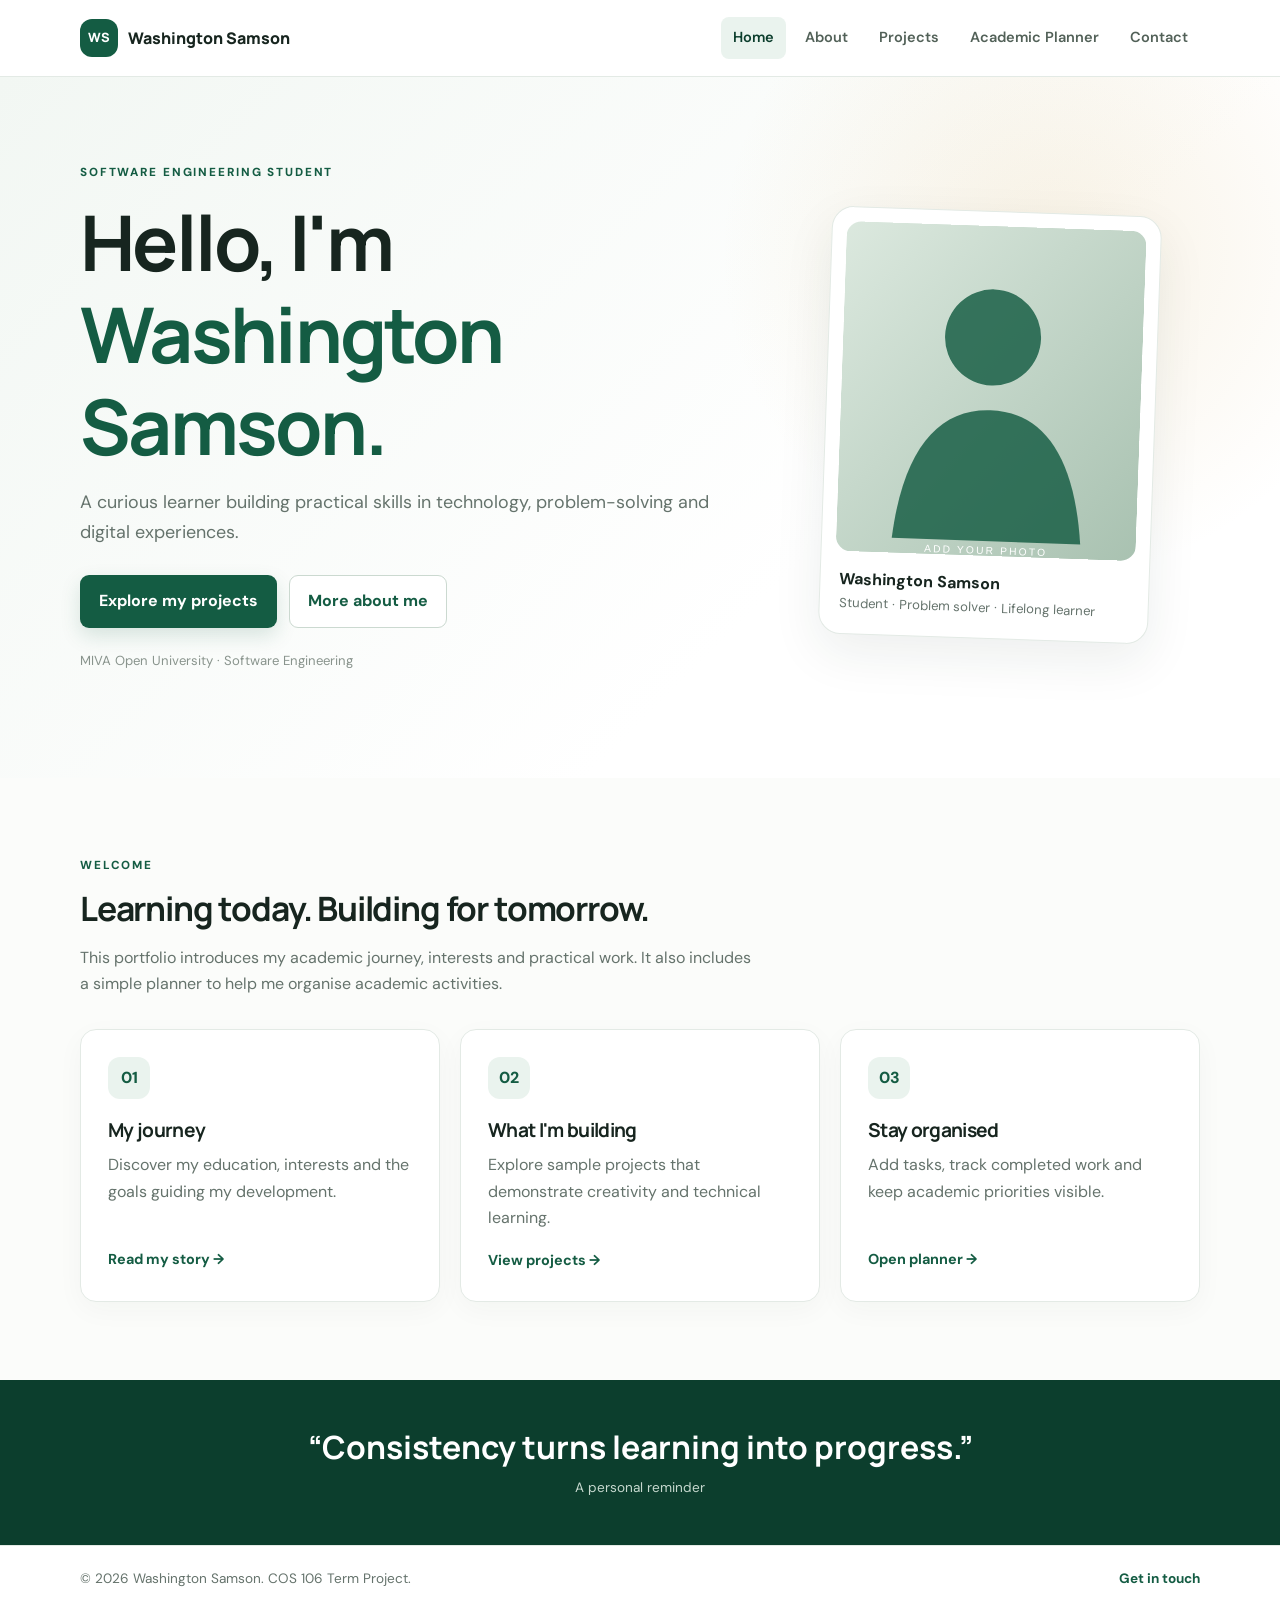
<file: index.html>
<!DOCTYPE html>
<html lang="en">
<head>
  <meta charset="UTF-8">
  <meta name="viewport" content="width=device-width, initial-scale=1.0">
  <meta name="description" content="Washington Samson's student portfolio and academic planner.">
  <title>Washington Samson | Student Portfolio</title>
  <link rel="stylesheet" href="css/style.css">
  <script src="js/main.js" defer></script>
</head>
<body>
  <a class="skip-link" href="#main-content">Skip to content</a>
  <header class="site-header">
    <div class="container nav-wrap">
      <a class="brand" href="index.html"><span class="brand-mark">WS</span><span>Washington Samson</span></a>
      <button class="menu-toggle" aria-label="Open navigation" aria-expanded="false">☰</button>
      <nav class="main-nav" aria-label="Main navigation">
        <a class="active" href="index.html">Home</a>
        <a href="about.html">About</a>
        <a href="projects.html">Projects</a>
        <a href="planner.html">Academic Planner</a>
        <a href="contact.html">Contact</a>
      </nav>
    </div>
  </header>

  <main id="main-content">
    <section class="hero">
      <div class="container hero-grid">
        <div class="hero-copy">
          <p class="eyebrow">SOFTWARE ENGINEERING STUDENT</p>
          <h1>Hello, I'm <span>Washington Samson.</span></h1>
          <p class="lead">A curious learner building practical skills in technology, problem-solving and digital experiences.</p>
          <div class="button-row">
            <a class="button button-primary" href="projects.html">Explore my projects</a>
            <a class="button button-outline" href="about.html">More about me</a>
          </div>
          <p class="small-note">MIVA Open University · Software Engineering</p>
        </div>
        <div class="profile-card">
          <img class="profile-photo" src="assets/profile-placeholder.svg" alt="Illustrated profile placeholder for Washington Samson">
          <div class="profile-caption">
            <strong>Washington Samson</strong>
            <span>Student · Problem solver · Lifelong learner</span>
          </div>
        </div>
      </div>
    </section>

    <section class="section container">
      <div class="section-heading">
        <p class="eyebrow">WELCOME</p>
        <h2>Learning today. Building for tomorrow.</h2>
        <p>This portfolio introduces my academic journey, interests and practical work. It also includes a simple planner to help me organise academic activities.</p>
      </div>
      <div class="feature-grid">
        <article class="feature-card">
          <span class="feature-icon">01</span>
          <h3>My journey</h3>
          <p>Discover my education, interests and the goals guiding my development.</p>
          <a href="about.html">Read my story →</a>
        </article>
        <article class="feature-card">
          <span class="feature-icon">02</span>
          <h3>What I'm building</h3>
          <p>Explore sample projects that demonstrate creativity and technical learning.</p>
          <a href="projects.html">View projects →</a>
        </article>
        <article class="feature-card">
          <span class="feature-icon">03</span>
          <h3>Stay organised</h3>
          <p>Add tasks, track completed work and keep academic priorities visible.</p>
          <a href="planner.html">Open planner →</a>
        </article>
      </div>
    </section>

    <section class="quote-band">
      <div class="container">
        <p>“Consistency turns learning into progress.”</p>
        <span>A personal reminder</span>
      </div>
    </section>
  </main>

  <footer class="site-footer">
    <div class="container footer-wrap">
      <p>© <span class="current-year"></span> Washington Samson. COS 106 Term Project.</p>
      <a href="contact.html">Get in touch</a>
    </div>
  </footer>
</body>
</html>
</file>
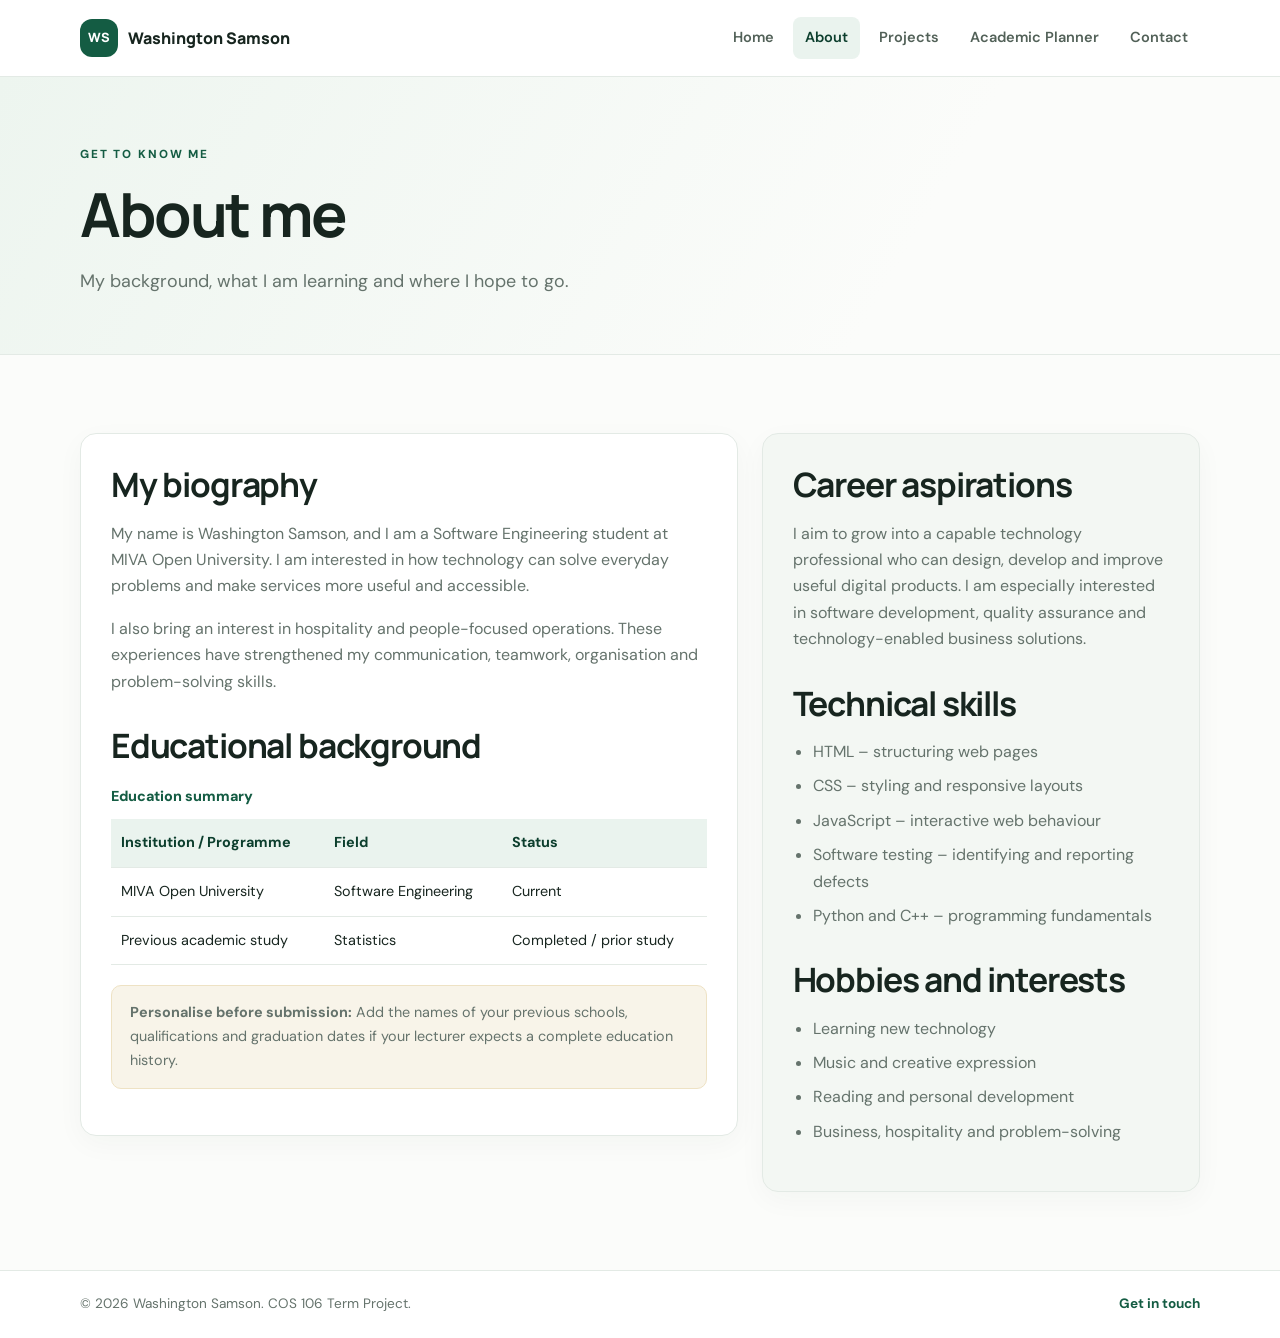
<file: about.html>
<!DOCTYPE html>
<html lang="en">
<head>
  <meta charset="UTF-8">
  <meta name="viewport" content="width=device-width, initial-scale=1.0">
  <meta name="description" content="Learn about Washington Samson's education, skills and career aspirations.">
  <title>About Me | Washington Samson</title>
  <link rel="stylesheet" href="css/style.css">
  <script src="js/main.js" defer></script>
</head>
<body>
  <a class="skip-link" href="#main-content">Skip to content</a>
  <header class="site-header">
    <div class="container nav-wrap">
      <a class="brand" href="index.html"><span class="brand-mark">WS</span><span>Washington Samson</span></a>
      <button class="menu-toggle" aria-label="Open navigation" aria-expanded="false">☰</button>
      <nav class="main-nav" aria-label="Main navigation">
        <a href="index.html">Home</a><a class="active" href="about.html">About</a><a href="projects.html">Projects</a><a href="planner.html">Academic Planner</a><a href="contact.html">Contact</a>
      </nav>
    </div>
  </header>

  <main id="main-content">
    <section class="page-hero">
      <div class="container">
        <p class="eyebrow">GET TO KNOW ME</p>
        <h1>About me</h1>
        <p class="lead">My background, what I am learning and where I hope to go.</p>
      </div>
    </section>

    <section class="section container content-grid">
      <article class="content-panel">
        <h2>My biography</h2>
        <p>My name is Washington Samson, and I am a Software Engineering student at MIVA Open University. I am interested in how technology can solve everyday problems and make services more useful and accessible.</p>
        <p>I also bring an interest in hospitality and people-focused operations. These experiences have strengthened my communication, teamwork, organisation and problem-solving skills.</p>
        <h2>Educational background</h2>
        <div class="table-wrap">
          <table class="education-table">
            <caption>Education summary</caption>
            <thead><tr><th scope="col">Institution / Programme</th><th scope="col">Field</th><th scope="col">Status</th></tr></thead>
            <tbody>
              <tr><td>MIVA Open University</td><td>Software Engineering</td><td>Current</td></tr>
              <tr><td>Previous academic study</td><td>Statistics</td><td>Completed / prior study</td></tr>
            </tbody>
          </table>
        </div>
        <p class="notice"><strong>Personalise before submission:</strong> Add the names of your previous schools, qualifications and graduation dates if your lecturer expects a complete education history.</p>
      </article>

      <aside class="content-panel accent-panel">
        <h2>Career aspirations</h2>
        <p>I aim to grow into a capable technology professional who can design, develop and improve useful digital products. I am especially interested in software development, quality assurance and technology-enabled business solutions.</p>
        <h2>Technical skills</h2>
        <ul class="skill-list">
          <li>HTML – structuring web pages</li>
          <li>CSS – styling and responsive layouts</li>
          <li>JavaScript – interactive web behaviour</li>
          <li>Software testing – identifying and reporting defects</li>
          <li>Python and C++ – programming fundamentals</li>
        </ul>
        <h2>Hobbies and interests</h2>
        <ul class="interest-list">
          <li>Learning new technology</li>
          <li>Music and creative expression</li>
          <li>Reading and personal development</li>
          <li>Business, hospitality and problem-solving</li>
        </ul>
      </aside>
    </section>
  </main>

  <footer class="site-footer"><div class="container footer-wrap"><p>© <span class="current-year"></span> Washington Samson. COS 106 Term Project.</p><a href="contact.html">Get in touch</a></div></footer>
</body>
</html>
</file>
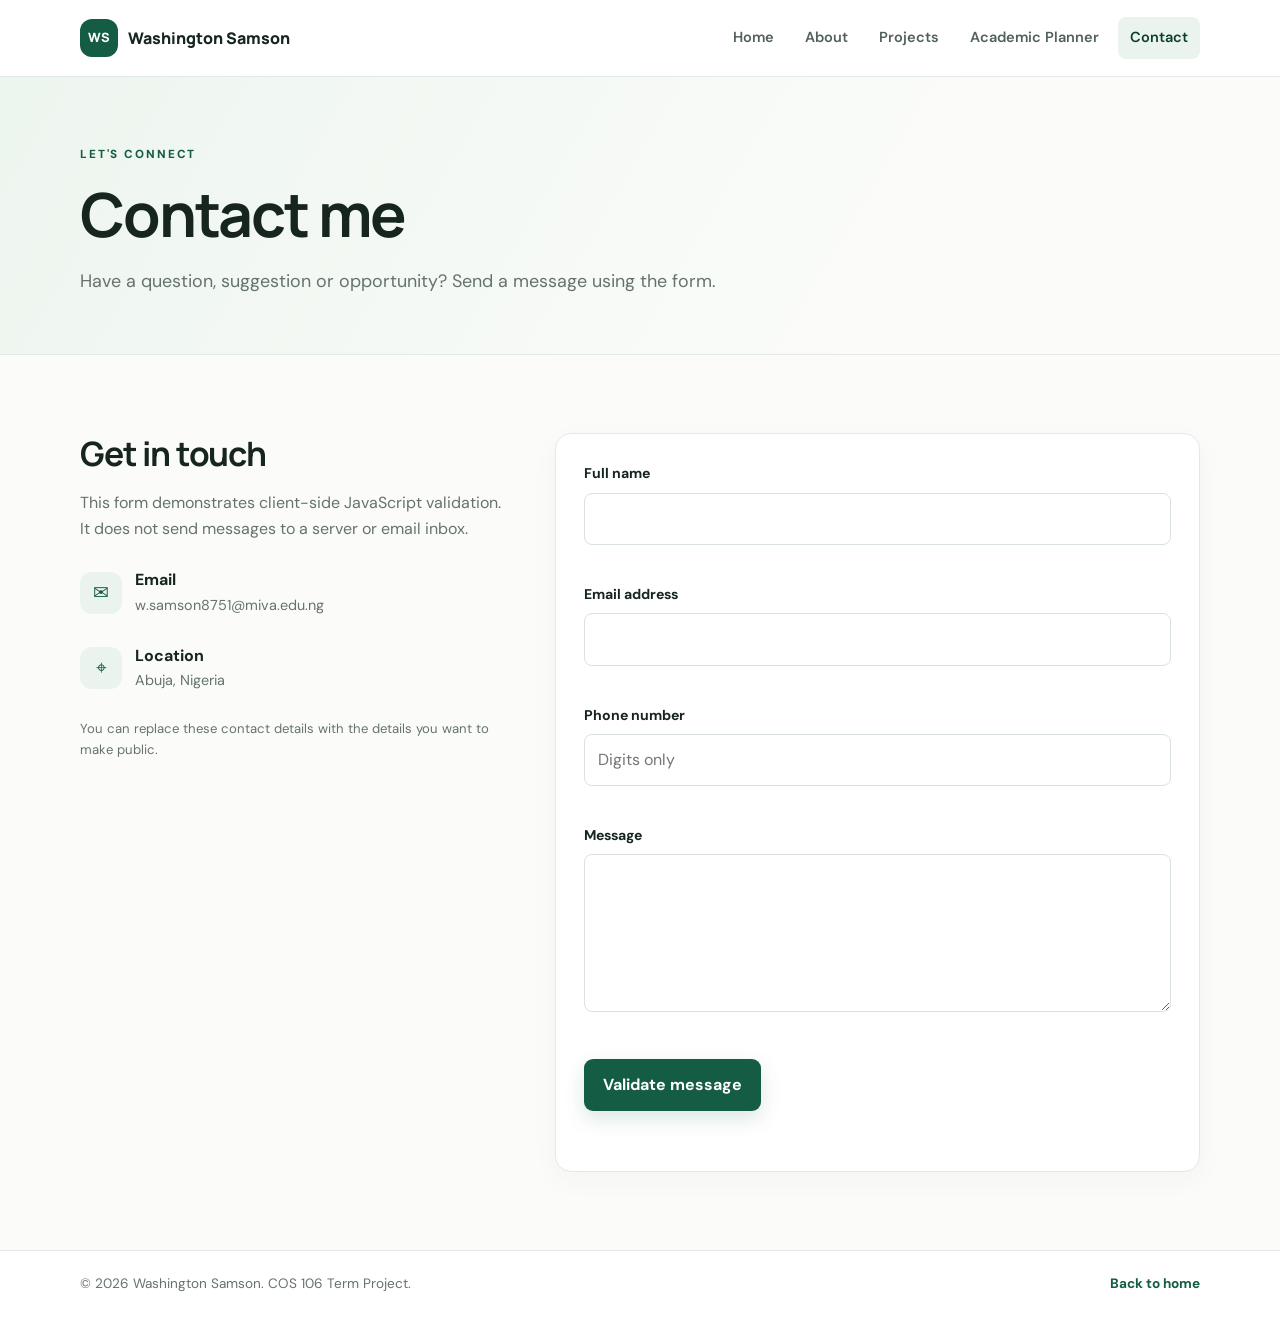
<file: contact.html>
<!DOCTYPE html>
<html lang="en">
<head>
  <meta charset="UTF-8">
  <meta name="viewport" content="width=device-width, initial-scale=1.0">
  <meta name="description" content="Contact Washington Samson.">
  <title>Contact | Washington Samson</title>
  <link rel="stylesheet" href="css/style.css">
  <script src="js/main.js" defer></script>
  <script src="js/contact.js" defer></script>
</head>
<body>
  <a class="skip-link" href="#main-content">Skip to content</a>
  <header class="site-header">
    <div class="container nav-wrap">
      <a class="brand" href="index.html"><span class="brand-mark">WS</span><span>Washington Samson</span></a>
      <button class="menu-toggle" aria-label="Open navigation" aria-expanded="false">☰</button>
      <nav class="main-nav" aria-label="Main navigation">
        <a href="index.html">Home</a><a href="about.html">About</a><a href="projects.html">Projects</a><a href="planner.html">Academic Planner</a><a class="active" href="contact.html">Contact</a>
      </nav>
    </div>
  </header>

  <main id="main-content">
    <section class="page-hero">
      <div class="container"><p class="eyebrow">LET'S CONNECT</p><h1>Contact me</h1><p class="lead">Have a question, suggestion or opportunity? Send a message using the form.</p></div>
    </section>

    <section class="section container contact-layout">
      <div class="contact-copy">
        <h2>Get in touch</h2>
        <p>This form demonstrates client-side JavaScript validation. It does not send messages to a server or email inbox.</p>
        <div class="contact-detail"><span class="detail-icon">✉</span><div><strong>Email</strong><p>w.samson8751@miva.edu.ng</p></div></div>
        <div class="contact-detail"><span class="detail-icon">⌖</span><div><strong>Location</strong><p>Abuja, Nigeria</p></div></div>
        <p class="small-note">You can replace these contact details with the details you want to make public.</p>
      </div>

      <form id="contact-form" class="contact-form" novalidate>
        <div class="form-field"><label for="full-name">Full name</label><input id="full-name" name="name" type="text" autocomplete="name" required><small class="field-error" id="name-error"></small></div>
        <div class="form-field"><label for="email">Email address</label><input id="email" name="email" type="email" autocomplete="email" required><small class="field-error" id="email-error"></small></div>
        <div class="form-field"><label for="phone">Phone number</label><input id="phone" name="phone" type="tel" inputmode="numeric" autocomplete="tel" placeholder="Digits only" required><small class="field-error" id="phone-error"></small></div>
        <div class="form-field"><label for="message">Message</label><textarea id="message" name="message" rows="5" required></textarea><small class="field-error" id="message-error"></small></div>
        <button class="button button-primary" type="submit">Validate message</button>
        <p id="contact-feedback" class="form-feedback" role="status" aria-live="polite"></p>
      </form>
    </section>
  </main>

  <footer class="site-footer"><div class="container footer-wrap"><p>© <span class="current-year"></span> Washington Samson. COS 106 Term Project.</p><a href="index.html">Back to home</a></div></footer>
</body>
</html>
</file>
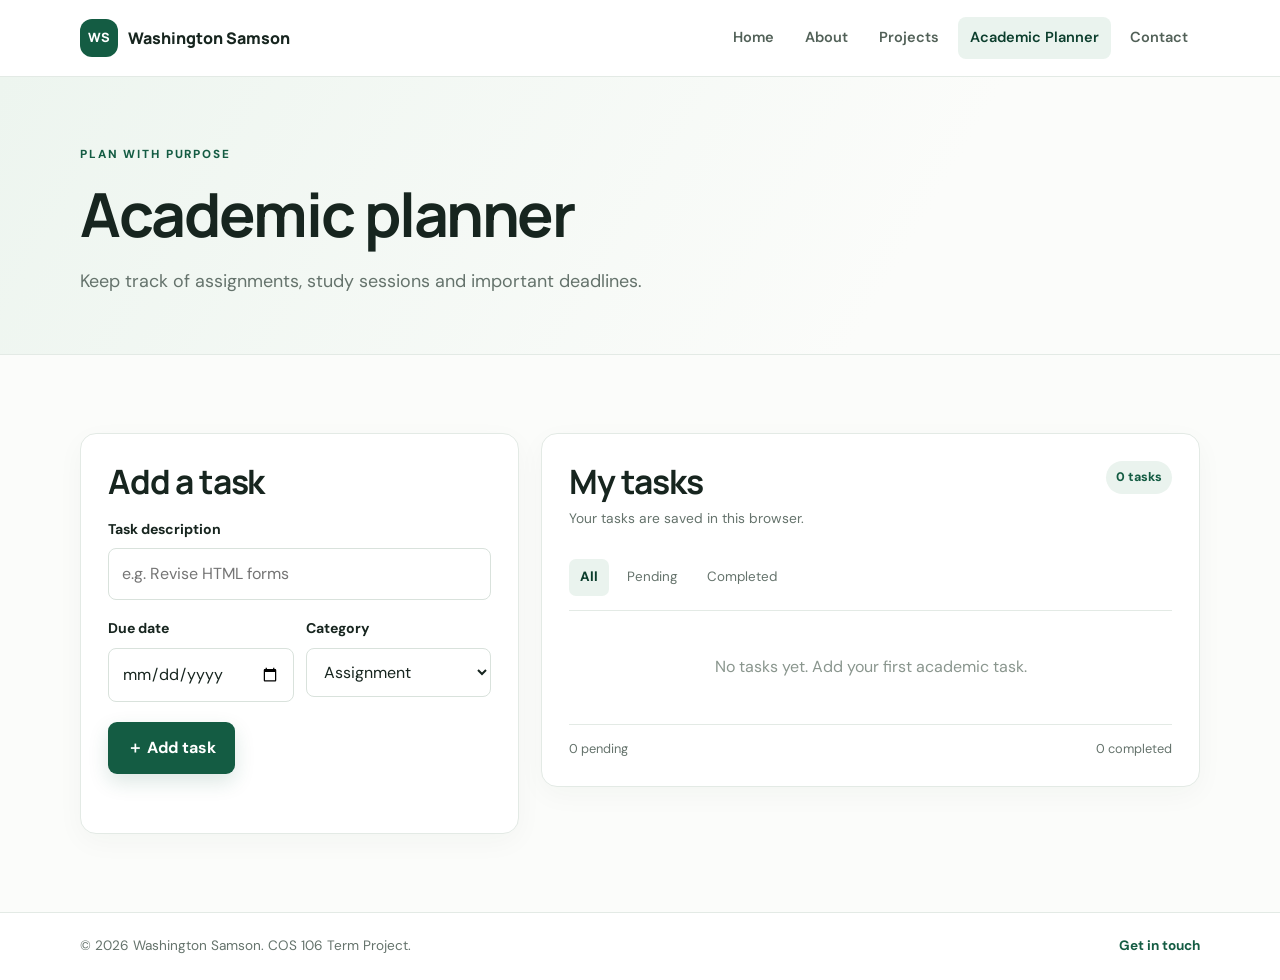
<file: planner.html>
<!DOCTYPE html>
<html lang="en">
<head>
  <meta charset="UTF-8">
  <meta name="viewport" content="width=device-width, initial-scale=1.0">
  <meta name="description" content="An interactive academic task planner.">
  <title>Academic Planner | Washington Samson</title>
  <link rel="stylesheet" href="css/style.css">
  <script src="js/main.js" defer></script>
  <script src="js/planner.js" defer></script>
</head>
<body>
  <a class="skip-link" href="#main-content">Skip to content</a>
  <header class="site-header">
    <div class="container nav-wrap">
      <a class="brand" href="index.html"><span class="brand-mark">WS</span><span>Washington Samson</span></a>
      <button class="menu-toggle" aria-label="Open navigation" aria-expanded="false">☰</button>
      <nav class="main-nav" aria-label="Main navigation">
        <a href="index.html">Home</a><a href="about.html">About</a><a href="projects.html">Projects</a><a class="active" href="planner.html">Academic Planner</a><a href="contact.html">Contact</a>
      </nav>
    </div>
  </header>

  <main id="main-content">
    <section class="page-hero">
      <div class="container"><p class="eyebrow">PLAN WITH PURPOSE</p><h1>Academic planner</h1><p class="lead">Keep track of assignments, study sessions and important deadlines.</p></div>
    </section>

    <section class="section container planner-layout">
      <div class="planner-panel">
        <h2>Add a task</h2>
        <form id="task-form" class="task-form">
          <label for="task-input">Task description</label>
          <input id="task-input" name="task" type="text" maxlength="120" placeholder="e.g. Revise HTML forms" required>
          <div class="form-row">
            <div><label for="task-date">Due date</label><input id="task-date" name="date" type="date"></div>
            <div><label for="task-category">Category</label>
              <select id="task-category" name="category">
                <option>Assignment</option><option>Study</option><option>Exam</option><option>Personal</option>
              </select>
            </div>
          </div>
          <button class="button button-primary" type="submit">＋ Add task</button>
          <p id="task-feedback" class="form-feedback" role="status" aria-live="polite"></p>
        </form>
      </div>

      <div class="planner-panel">
        <div class="planner-heading"><div><h2>My tasks</h2><p class="muted">Your tasks are saved in this browser.</p></div><span class="task-count" id="task-count">0 tasks</span></div>
        <div class="task-filters" aria-label="Filter tasks">
          <button class="filter-button active" data-filter="all" type="button">All</button>
          <button class="filter-button" data-filter="active" type="button">Pending</button>
          <button class="filter-button" data-filter="completed" type="button">Completed</button>
        </div>
        <ul id="task-list" class="task-list" aria-live="polite"></ul>
        <p id="empty-state" class="empty-state">No tasks yet. Add your first academic task.</p>
        <div class="planner-summary"><span id="remaining-count">0 pending</span><span id="completed-count">0 completed</span></div>
      </div>
    </section>
  </main>

  <footer class="site-footer"><div class="container footer-wrap"><p>© <span class="current-year"></span> Washington Samson. COS 106 Term Project.</p><a href="contact.html">Get in touch</a></div></footer>
</body>
</html>
</file>
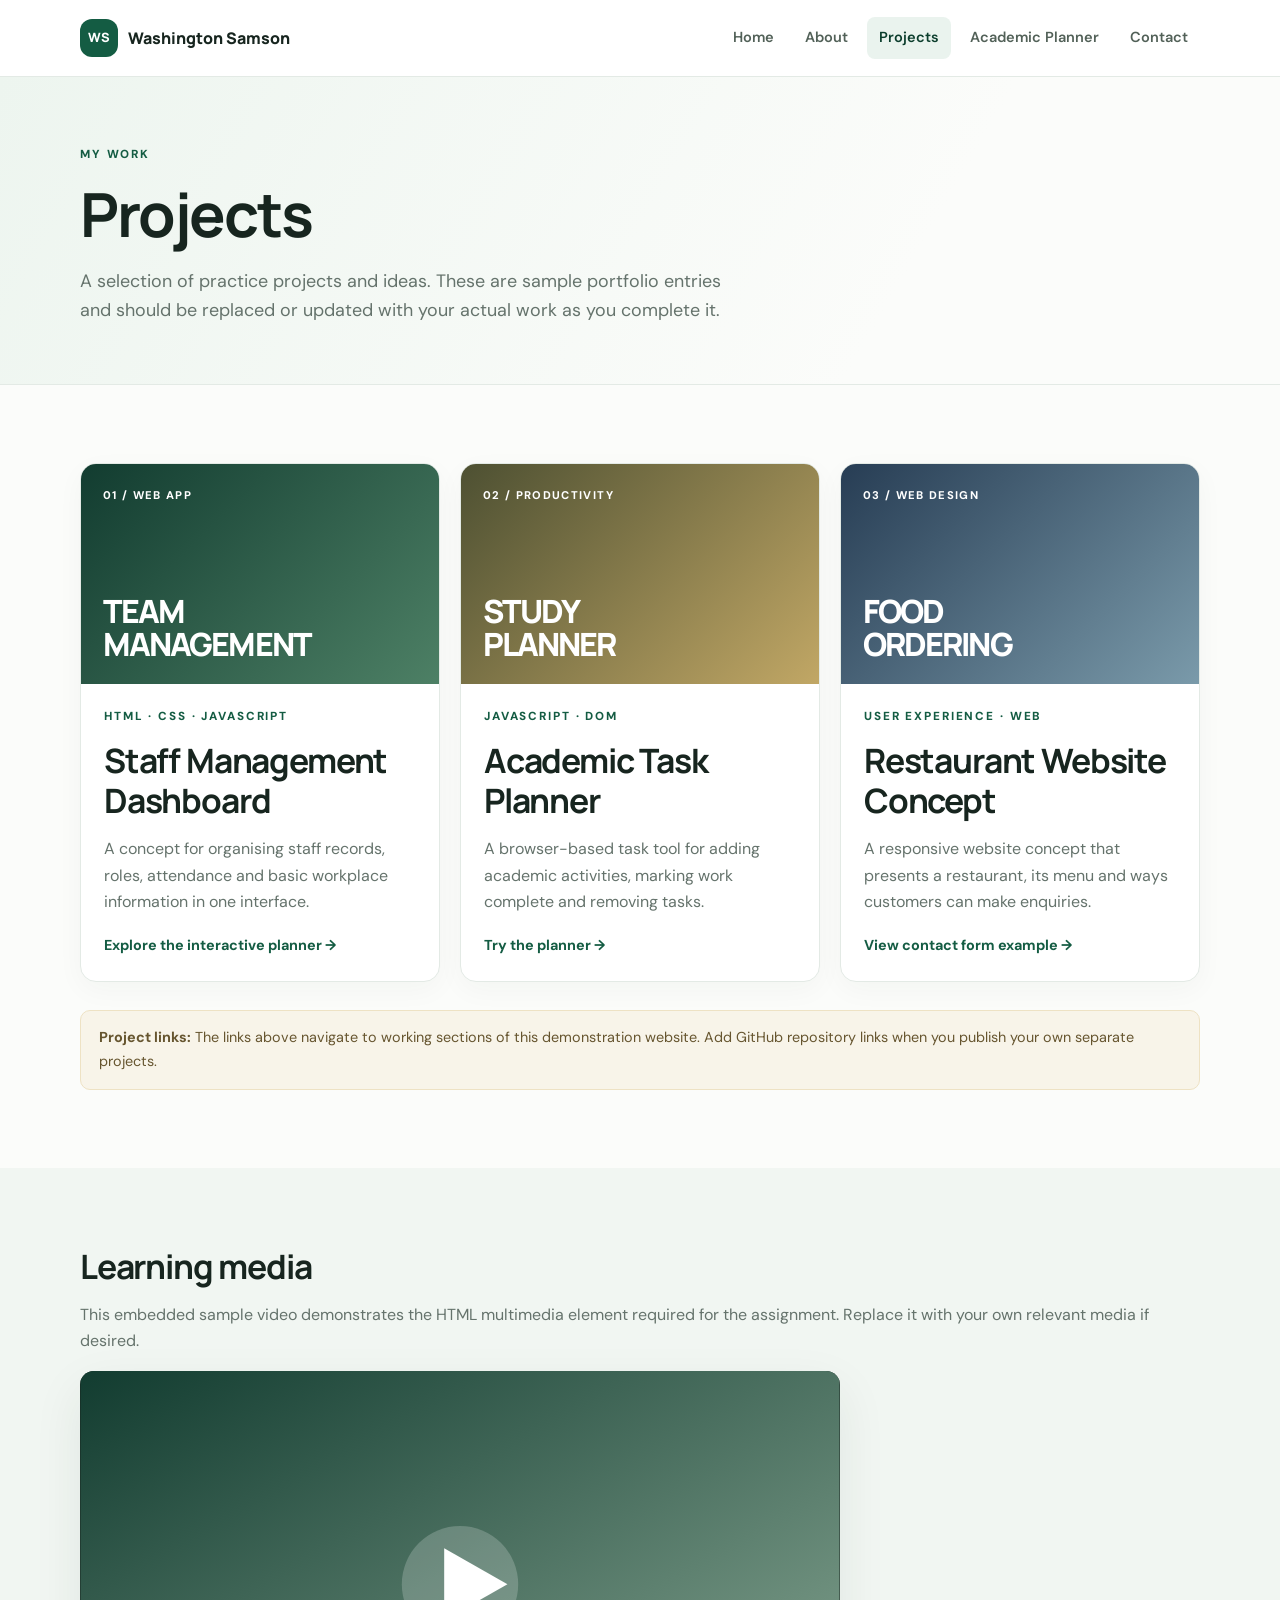
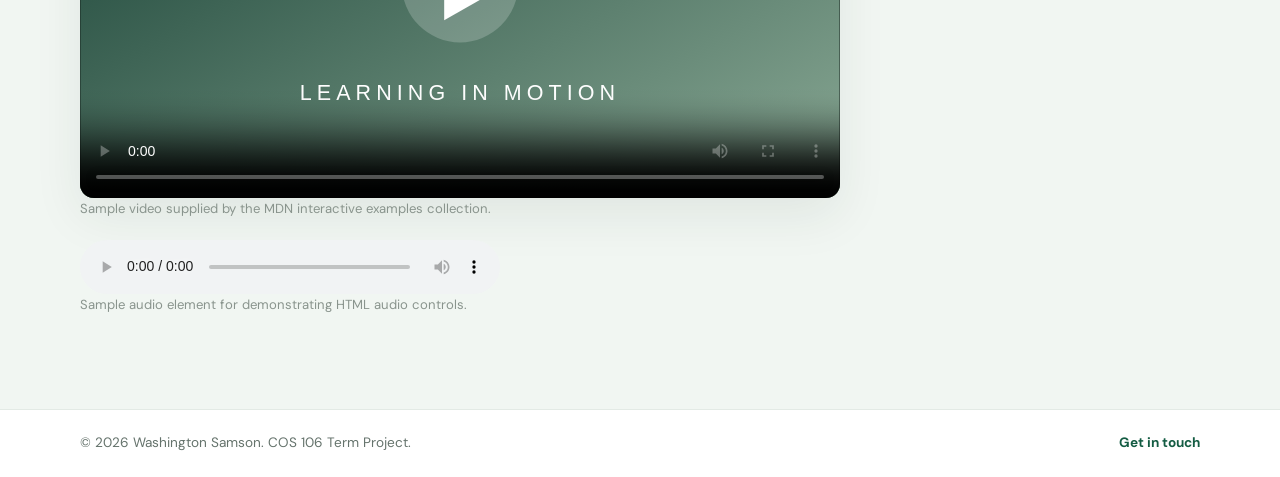
<file: projects.html>
<!DOCTYPE html>
<html lang="en">
<head>
  <meta charset="UTF-8">
  <meta name="viewport" content="width=device-width, initial-scale=1.0">
  <meta name="description" content="Sample academic and practical projects by Washington Samson.">
  <title>Projects | Washington Samson</title>
  <link rel="stylesheet" href="css/style.css">
  <script src="js/main.js" defer></script>
</head>
<body>
  <a class="skip-link" href="#main-content">Skip to content</a>
  <header class="site-header">
    <div class="container nav-wrap">
      <a class="brand" href="index.html"><span class="brand-mark">WS</span><span>Washington Samson</span></a>
      <button class="menu-toggle" aria-label="Open navigation" aria-expanded="false">☰</button>
      <nav class="main-nav" aria-label="Main navigation">
        <a href="index.html">Home</a><a href="about.html">About</a><a class="active" href="projects.html">Projects</a><a href="planner.html">Academic Planner</a><a href="contact.html">Contact</a>
      </nav>
    </div>
  </header>

  <main id="main-content">
    <section class="page-hero">
      <div class="container"><p class="eyebrow">MY WORK</p><h1>Projects</h1><p class="lead">A selection of practice projects and ideas. These are sample portfolio entries and should be replaced or updated with your actual work as you complete it.</p></div>
    </section>

    <section class="section container">
      <div class="project-grid">
        <article class="project-card">
          <div class="project-art art-one" role="img" aria-label="Illustration of a staff management dashboard"><span>01 / WEB APP</span><strong>TEAM<br>MANAGEMENT</strong></div>
          <div class="project-body">
            <p class="eyebrow">HTML · CSS · JAVASCRIPT</p>
            <h2>Staff Management Dashboard</h2>
            <p>A concept for organising staff records, roles, attendance and basic workplace information in one interface.</p>
            <a class="text-link" href="planner.html">Explore the interactive planner →</a>
          </div>
        </article>
        <article class="project-card">
          <div class="project-art art-two" role="img" aria-label="Illustration of an academic planner with calendar shapes"><span>02 / PRODUCTIVITY</span><strong>STUDY<br>PLANNER</strong></div>
          <div class="project-body">
            <p class="eyebrow">JAVASCRIPT · DOM</p>
            <h2>Academic Task Planner</h2>
            <p>A browser-based task tool for adding academic activities, marking work complete and removing tasks.</p>
            <a class="text-link" href="planner.html">Try the planner →</a>
          </div>
        </article>
        <article class="project-card">
          <div class="project-art art-three" role="img" aria-label="Illustration of a restaurant ordering website on a screen"><span>03 / WEB DESIGN</span><strong>FOOD<br>ORDERING</strong></div>
          <div class="project-body">
            <p class="eyebrow">USER EXPERIENCE · WEB</p>
            <h2>Restaurant Website Concept</h2>
            <p>A responsive website concept that presents a restaurant, its menu and ways customers can make enquiries.</p>
            <a class="text-link" href="contact.html">View contact form example →</a>
          </div>
        </article>
      </div>
      <div class="notice top-gap"><strong>Project links:</strong> The links above navigate to working sections of this demonstration website. Add GitHub repository links when you publish your own separate projects.</div>
    </section>

    <section class="section section-soft">
      <div class="container">
        <h2>Learning media</h2>
        <p class="section-intro">This embedded sample video demonstrates the HTML multimedia element required for the assignment. Replace it with your own relevant media if desired.</p>
        <div class="media-frame">
          <video controls preload="metadata" poster="assets/video-poster.svg">
            <source src="https://interactive-examples.mdn.mozilla.net/media/cc0-videos/flower.mp4" type="video/mp4">
            Your browser does not support the video element.
          </video>
        </div>
        <p class="small-note">Sample video supplied by the MDN interactive examples collection.</p>
        <audio controls class="audio-player">
          <source src="https://www.w3schools.com/html/horse.mp3" type="audio/mpeg">
          Your browser does not support the audio element.
        </audio>
        <p class="small-note">Sample audio element for demonstrating HTML audio controls.</p>
      </div>
    </section>
  </main>

  <footer class="site-footer"><div class="container footer-wrap"><p>© <span class="current-year"></span> Washington Samson. COS 106 Term Project.</p><a href="contact.html">Get in touch</a></div></footer>
</body>
</html>
</file>
<file: css/style.css>
@import url('https://fonts.googleapis.com/css2?family=DM+Sans:wght@400;500;600;700&family=Manrope:wght@400;500;600;700;800&display=swap');

:root {
  --ink: #17251f;
  --muted: #65736c;
  --green: #145c43;
  --green-dark: #0c3e2d;
  --green-light: #eaf3ee;
  --gold: #d8b56d;
  --paper: #fbfcfa;
  --white: #ffffff;
  --line: #e3eae5;
  --shadow: 0 18px 50px rgba(21, 52, 39, .08);
}
* { box-sizing: border-box; }
html { scroll-behavior: smooth; }
body { margin: 0; color: var(--ink); background: var(--paper); font-family: 'DM Sans', Arial, sans-serif; line-height: 1.65; }
h1, h2, h3 { font-family: 'Manrope', sans-serif; line-height: 1.2; letter-spacing: -.035em; }
h1 { font-size: clamp(2.6rem, 6vw, 4.8rem); margin: .25rem 0 1rem; }
h2 { font-size: clamp(1.55rem, 3vw, 2.1rem); margin: 0 0 1rem; }
h3 { font-size: 1.2rem; margin: 0 0 .6rem; }
p { margin: 0 0 1rem; }
a { color: var(--green); text-decoration: none; }
a:hover { color: var(--green-dark); }
button, input, textarea, select { font: inherit; }
.container { width: min(1120px, calc(100% - 40px)); margin-inline: auto; }
.skip-link { position: absolute; top: -50px; left: 12px; background: white; padding: 10px; z-index: 20; }
.skip-link:focus { top: 12px; }
.site-header { position: sticky; top: 0; z-index: 10; background: rgba(255,255,255,.94); backdrop-filter: blur(14px); border-bottom: 1px solid var(--line); }
.nav-wrap { min-height: 76px; display: flex; align-items: center; justify-content: space-between; gap: 24px; }
.brand { display: inline-flex; align-items: center; gap: 10px; color: var(--ink); font-family: 'Manrope', sans-serif; font-weight: 800; }
.brand-mark { display: grid; place-items: center; width: 38px; height: 38px; border-radius: 12px; background: var(--green); color: white; font-size: .8rem; }
.main-nav { display: flex; align-items: center; gap: 7px; }
.main-nav a { padding: 9px 12px; border-radius: 8px; color: #526158; font-size: .91rem; font-weight: 600; transition: background .2s, color .2s; }
.main-nav a:hover, .main-nav a.active { background: var(--green-light); color: var(--green-dark); }
.menu-toggle { display: none; border: 0; background: transparent; font-size: 1.6rem; color: var(--green-dark); cursor: pointer; }
.hero { overflow: hidden; background: radial-gradient(circle at 82% 25%, rgba(216,181,109,.18), transparent 28%), linear-gradient(135deg, #f2f7f3, #fff 65%); padding: 86px 0 90px; }
.hero-grid { display: grid; grid-template-columns: 1.2fr .8fr; align-items: center; gap: 70px; }
.eyebrow { color: var(--green); font-size: .73rem; font-weight: 800; letter-spacing: .16em; margin-bottom: .85rem; }
.hero h1 span { color: var(--green); }
.lead { max-width: 650px; color: var(--muted); font-size: 1.12rem; }
.button-row { display: flex; flex-wrap: wrap; gap: 12px; margin: 28px 0 22px; }
.button { display: inline-flex; justify-content: center; align-items: center; gap: 8px; border: 1px solid transparent; border-radius: 9px; padding: 12px 18px; font-weight: 700; cursor: pointer; transition: transform .2s, background .2s, box-shadow .2s; }
.button:hover { transform: translateY(-2px); }
.button-primary { color: white; background: var(--green); box-shadow: 0 8px 20px rgba(20,92,67,.15); }
.button-primary:hover { color: white; background: var(--green-dark); }
.button-outline { color: var(--green); border-color: #cbd9d0; background: white; }
.small-note { color: #89948d; font-size: .82rem; }
.profile-card { justify-self: center; width: min(100%, 330px); padding: 14px; background: white; border: 1px solid var(--line); border-radius: 22px; box-shadow: var(--shadow); transform: rotate(2deg); }
.profile-placeholder { min-height: 330px; display: grid; place-items: center; border-radius: 15px; background: linear-gradient(145deg, #dce9df, #a8c1b0); color: var(--green-dark); }
.profile-placeholder span { display: grid; place-items: center; width: 145px; height: 145px; border: 2px solid rgba(255,255,255,.75); border-radius: 50%; font: 800 3rem 'Manrope', sans-serif; background: rgba(255,255,255,.28); }
.profile-caption { display: grid; padding: 15px 5px 5px; }
.profile-caption span { color: var(--muted); font-size: .82rem; }
.section { padding-block: 78px; }
.section-heading { max-width: 680px; margin-bottom: 32px; }
.section-heading p:last-child, .section-intro { color: var(--muted); }
.feature-grid, .project-grid { display: grid; grid-template-columns: repeat(3, 1fr); gap: 20px; }
.feature-card, .content-panel, .project-card, .planner-panel, .contact-form { background: white; border: 1px solid var(--line); border-radius: 16px; box-shadow: 0 8px 28px rgba(21,52,39,.035); }
.feature-card { padding: 27px; transition: transform .2s, box-shadow .2s; }
.feature-card:hover, .project-card:hover { transform: translateY(-5px); box-shadow: var(--shadow); }
.feature-icon { display: inline-grid; place-items: center; width: 42px; height: 42px; border-radius: 12px; color: var(--green); background: var(--green-light); font-weight: 800; margin-bottom: 20px; }
.feature-card p { color: var(--muted); min-height: 78px; }
.feature-card a, .text-link { font-weight: 700; font-size: .9rem; }
.quote-band { padding: 45px 0; background: var(--green-dark); color: white; text-align: center; }
.quote-band p { font: 700 clamp(1.3rem, 3vw, 2rem) 'Manrope', sans-serif; margin-bottom: 5px; }
.quote-band span { color: #c6d8ce; font-size: .85rem; }
.site-footer { border-top: 1px solid var(--line); background: white; padding: 22px 0; }
.footer-wrap { display: flex; justify-content: space-between; align-items: center; gap: 15px; }
.footer-wrap p { margin: 0; color: var(--muted); font-size: .85rem; }
.footer-wrap a { font-weight: 700; font-size: .85rem; }
.page-hero { padding: 68px 0 58px; background: linear-gradient(120deg, #edf5ef, #fbfcfa 70%); border-bottom: 1px solid var(--line); }
.page-hero h1 { font-size: clamp(2.5rem, 5vw, 3.8rem); }
.page-hero .lead { margin-bottom: 0; }
.content-grid { display: grid; grid-template-columns: 1.2fr .8fr; align-items: start; gap: 24px; }
.content-panel { padding: 30px; }
.content-panel h2:not(:first-child) { margin-top: 30px; }
.content-panel p { color: var(--muted); }
.accent-panel { background: #f3f7f3; }
.timeline { display: grid; gap: 18px; margin-top: 20px; }
.timeline-item { display: grid; grid-template-columns: 105px 1fr; gap: 14px; padding-left: 15px; border-left: 2px solid #bdd2c3; }
.timeline-date { color: var(--green); font-size: .8rem; font-weight: 800; }
.timeline-item p { margin: 0; }
.skill-list, .interest-list { padding-left: 20px; color: var(--muted); }
.skill-list li, .interest-list li { margin: 8px 0; }
.notice { padding: 15px 18px; background: #f8f4e9; border: 1px solid #eee2c4; border-radius: 10px; color: #66552f; font-size: .9rem; }
.project-card { overflow: hidden; transition: transform .2s, box-shadow .2s; }
.project-art { min-height: 220px; padding: 22px; display: flex; flex-direction: column; justify-content: space-between; color: white; }
.project-art span { font-size: .7rem; font-weight: 800; letter-spacing: .12em; }
.project-art strong { font: 800 2rem/1.05 'Manrope', sans-serif; letter-spacing: -.06em; }
.art-one { background: linear-gradient(135deg, #123c30, #4d8065); }
.art-two { background: linear-gradient(135deg, #4d5032, #c1a765); }
.art-three { background: linear-gradient(135deg, #273d54, #7a9aaa); }
.project-body { padding: 23px; }
.project-body p:not(.eyebrow) { color: var(--muted); }
.top-gap { margin-top: 28px; }
.section-soft { background: #f1f6f2; }
.media-frame { max-width: 760px; overflow: hidden; border-radius: 14px; background: #17251f; box-shadow: var(--shadow); }
.media-frame video { display: block; width: 100%; max-height: 430px; }
.audio-player { display: block; width: min(100%, 420px); margin-top: 20px; }
.planner-layout { display: grid; grid-template-columns: .8fr 1.2fr; gap: 22px; align-items: start; }
.planner-panel { padding: 27px; }
.task-form label, .form-field label { display: block; margin: 0 0 7px; font-size: .88rem; font-weight: 700; }
.task-form input, .task-form select, .form-field input, .form-field textarea { width: 100%; border: 1px solid #d9e2dc; border-radius: 8px; background: white; padding: 12px 13px; color: var(--ink); outline: none; }
.task-form input:focus, .task-form select:focus, .form-field input:focus, .form-field textarea:focus { border-color: var(--green); box-shadow: 0 0 0 3px rgba(20,92,67,.1); }
.task-form > input { margin-bottom: 17px; }
.form-row { display: grid; grid-template-columns: 1fr 1fr; gap: 12px; margin-bottom: 20px; }
.form-row input, .form-row select { min-height: 47px; }
.planner-heading { display: flex; align-items: start; justify-content: space-between; gap: 12px; }
.planner-heading h2 { margin-bottom: 5px; }
.muted { color: var(--muted); font-size: .86rem; }
.task-count { padding: 6px 10px; border-radius: 30px; background: var(--green-light); color: var(--green); font-size: .78rem; font-weight: 800; white-space: nowrap; }
.task-filters { display: flex; gap: 7px; padding: 14px 0; border-bottom: 1px solid var(--line); }
.filter-button { border: 0; border-radius: 7px; padding: 7px 11px; color: var(--muted); background: transparent; cursor: pointer; font-size: .84rem; }
.filter-button.active { background: var(--green-light); color: var(--green-dark); font-weight: 800; }
.task-list { display: grid; gap: 10px; list-style: none; padding: 15px 0 0; margin: 0; }
.task-item { display: grid; grid-template-columns: auto 1fr auto; align-items: center; gap: 11px; padding: 13px; border: 1px solid var(--line); border-radius: 10px; }
.task-item input { width: 18px; height: 18px; accent-color: var(--green); }
.task-title { display: block; font-weight: 700; overflow-wrap: anywhere; }
.task-meta { display: block; color: var(--muted); font-size: .76rem; }
.task-item.completed .task-title { color: #89948d; text-decoration: line-through; }
.delete-task { border: 0; background: #fff0ef; color: #a53e37; border-radius: 7px; padding: 7px 9px; cursor: pointer; font-size: .8rem; }
.empty-state { color: #8a968e; text-align: center; padding: 28px 0; }
.planner-summary { display: flex; justify-content: space-between; border-top: 1px solid var(--line); padding-top: 13px; color: var(--muted); font-size: .8rem; }
.form-feedback { min-height: 22px; margin: 10px 0 0; color: var(--green); font-size: .86rem; }
.contact-layout { display: grid; grid-template-columns: .8fr 1.2fr; gap: 45px; align-items: start; }
.contact-copy p { color: var(--muted); }
.contact-detail { display: flex; align-items: center; gap: 13px; margin: 25px 0; }
.detail-icon { display: grid; place-items: center; width: 42px; height: 42px; border-radius: 12px; background: var(--green-light); color: var(--green); font-size: 1.2rem; }
.contact-detail strong { display: block; }
.contact-detail p { margin: 0; font-size: .9rem; }
.contact-form { padding: 28px; }
.form-field { margin-bottom: 17px; }
.form-field textarea { resize: vertical; }
.field-error { display: block; min-height: 17px; color: #b33e37; font-size: .77rem; margin-top: 4px; }
input.invalid, textarea.invalid { border-color: #b33e37; }
@media (max-width: 800px) {
  .menu-toggle { display: block; }
  .nav-wrap { position: relative; }
  .main-nav { display: none; position: absolute; top: 68px; left: 0; right: 0; padding: 12px; background: white; border: 1px solid var(--line); border-radius: 12px; box-shadow: var(--shadow); flex-direction: column; align-items: stretch; }
  .main-nav.open { display: flex; }
  .main-nav a { padding: 12px; }
  .hero-grid, .content-grid, .planner-layout, .contact-layout { grid-template-columns: 1fr; gap: 30px; }
  .hero { padding: 60px 0; }
  .profile-card { width: min(100%, 280px); }
  .profile-placeholder { min-height: 260px; }
  .profile-photo { height: 260px; }
  .feature-grid, .project-grid { grid-template-columns: 1fr 1fr; }
}
@media (max-width: 560px) {
  .container { width: min(100% - 30px, 1120px); }
  .feature-grid, .project-grid { grid-template-columns: 1fr; }
  .section { padding-block: 55px; }
  .page-hero { padding: 52px 0 42px; }
  .footer-wrap { align-items: flex-start; flex-direction: column; }
  .form-row { grid-template-columns: 1fr; }
  .content-panel, .planner-panel, .contact-form { padding: 21px; }
  .timeline-item { grid-template-columns: 1fr; gap: 3px; }
}

.profile-photo { display: block; width: 100%; height: 330px; object-fit: cover; border-radius: 15px; }
.table-wrap { overflow-x: auto; margin: 20px 0; }
.education-table { width: 100%; border-collapse: collapse; text-align: left; font-size: .9rem; }
.education-table caption { text-align: left; color: var(--green); font-weight: 800; padding: 0 0 10px; }
.education-table th, .education-table td { padding: 12px 10px; border-bottom: 1px solid var(--line); }
.education-table th { background: var(--green-light); color: var(--green-dark); }
</file>
